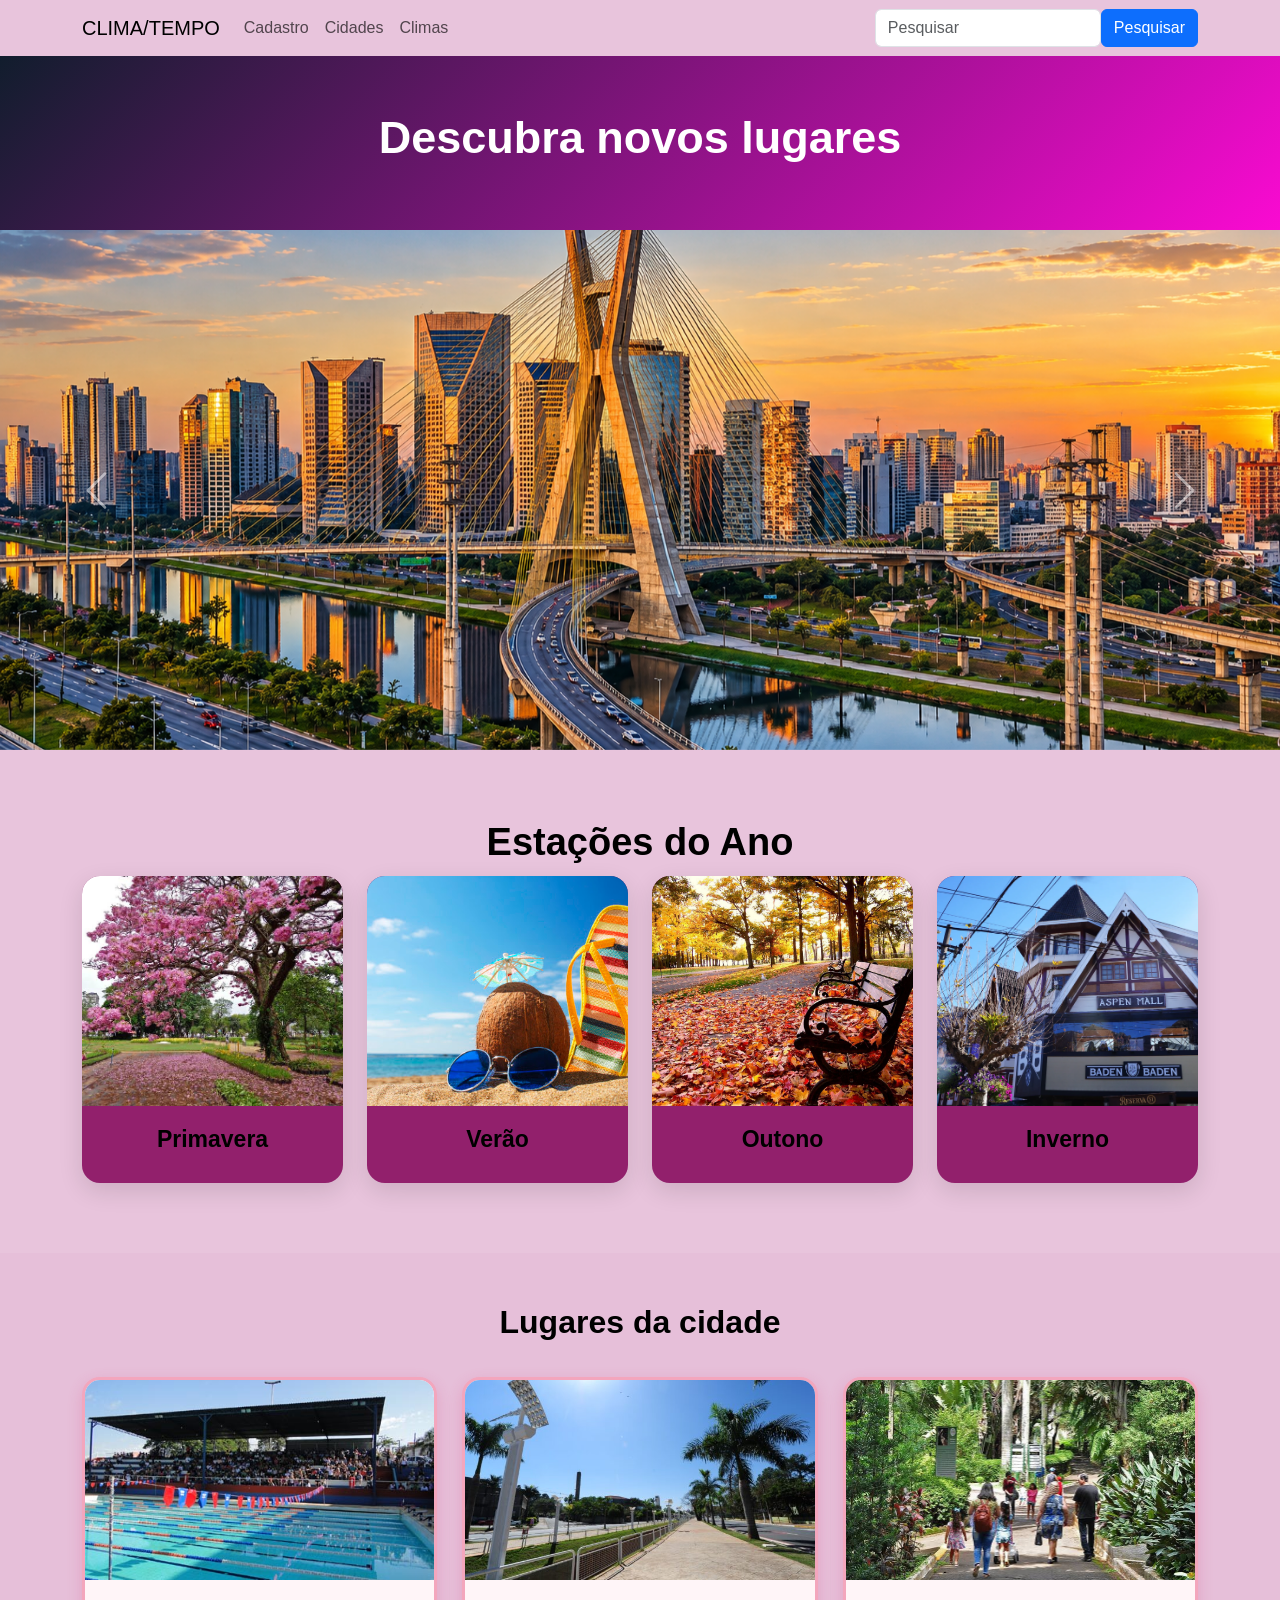
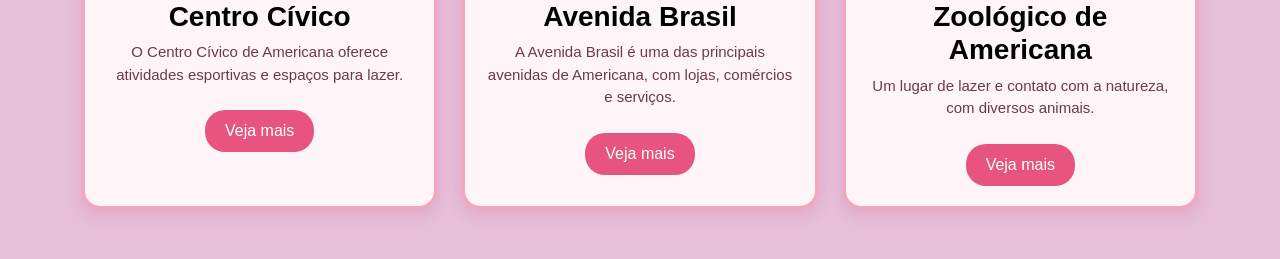
<file: index.html>
<!DOCTYPE html>
<html lang="pt-br">

<head>
    <meta charset="UTF-8">
    <meta name="viewport" content="width=device-width, initial-scale=1.0">

    <title>Clima & Tema</title>

    <link href="https://cdn.jsdelivr.net/npm/bootstrap@5.3.8/dist/css/bootstrap.min.css" rel="stylesheet">

    <link rel="stylesheet" href="style.css">
</head>
<body>

    
  <nav class="navbar navbar-expand-lg">
 
        <div class="container">
 
            <a class="navbar-brand" href="index.html">
                CLIMA/TEMPO
            </a>
 
            <button class="navbar-toggler"
                type="button"
                data-bs-toggle="collapse"
                data-bs-target="#menu">
 
                <span class="navbar-toggler-icon"></span>
 
            </button>
 
            <div class="collapse navbar-collapse" id="menu">
 
                <ul class="navbar-nav me-auto">
 
                    <li class="nav-item">
                        <a class="nav-link" href="cadastro.html">
                            Cadastro
                        </a>
                    </li
 
                    <li class="nav-item">
                        <a class="nav-link" href="cidades.html">
                            Cidades
                        </a>
                    </li>
 
                    <li class="nav-item">
                        <a class="nav-link" href="climas.html">
                            Climas
                        </a>
                    </li>
 
 
                </ul>
 
                <form class="d-flex">
 
                    <input
                        class="form-control"
                        type="search"
                        placeholder="Pesquisar">
 
                    <button class="btn btn-primary" type="submit">
                        Pesquisar
                    </button>
 
                </form>
 
            </div>
 
        </div>
 
    </nav>

    <header class="titulo">
        <div class="container">
            <h1>Descubra novos lugares</h1>
        </div>
    </header>

    <section class="carrossel">

        <div id="carouselExampleFade" class="carousel slide carousel-fade">
            <div class="carousel-inner">
                <div class="carousel-item active">
                    <img src="./img/sp.png" class="d-block w-100" alt="São Paulo">
                </div>
                <div class="carousel-item">
                    <img src="./img/cj.jpg" class="d-block w-100" alt="Guarujá">
                </div>
                <div class="carousel-item">
                    <img src="./img/gramado.png" class="d-block w-100" alt="Gramado">
                </div>
                <div class="carousel-item">
                    <img src="./img/ubatuba.jpg" class="d-block w-100" alt="Ubatuba">
                </div>
                <div class="carousel-item">
                    <img src="./img/holambra1.png" class="d-block w-100" alt="Holambra">
                </div>
            </div>
            <button class="carousel-control-prev"
                type="button"
                data-bs-target="#carouselExampleFade"
                data-bs-slide="prev">
                <span class="carousel-control-prev-icon"></span>
                <span class="visually-hidden">

                </span>

            </button>
            <button class="carousel-control-next"
                type="button"
                data-bs-target="#carouselExampleFade"
                data-bs-slide="next">
                <span class="carousel-control-next-icon"></span>
                <span class="visually-hidden">
                </span>
            </button>
        </div>
    </section>
    <section class="estacoes">

        <div class="container">

            <h2>Estações do Ano</h2>
            <div class="row g-4">
                <div class="col-12 col-sm-6 col-lg-3">

                    <div class="estacao-card">

                        <img src="./img/prim.jpg"
                            alt="Primavera">

                        <div class="estacao-info">

                            <h3>Primavera</h3>
                
                        </div>
                    </div>
                </div>
                <div class="col-12 col-sm-6 col-lg-3">

                    <div class="estacao-card">

                        <img src="./img/verao.jpg"
                            alt="Verão">
                        <div class="estacao-info">
                            <h3>Verão</h3>
                        </div>

                    </div>

                </div>

                <div class="col-12 col-sm-6 col-lg-3">
                    <div class="estacao-card">
                        <img src="./img/outono.jpg"
                            alt="Outono">
                        <div class="estacao-info">

                            <h3>Outono</h3>
                        </div>

                    </div>

                </div>

                <div class="col-12 col-sm-6 col-lg-3">
                    <div class="estacao-card">
                        <img src="./img/inverno.webp"
                            alt="Inverno">
                        <div class="estacao-info">

                            <h3>Inverno</h3>
                        </div>
                    </div>
                </div>
            </div>
        </div>
    </section>


<section class="lugares">
    <div class="container">
        <h2>Lugares da cidade</h2>

        <div class="cards-lugares">

            <div class="card-lugar">
                <img src="./img/centro.cv.jpg" alt="Centro Cívico">
                <div class="card-conteudo">
                    <h3>Centro Cívico</h3>
                    <p>
                        O Centro Cívico de Americana oferece atividades
                        esportivas e espaços para lazer.
                    </p>
                    <a href="https://www.google.com/search?q=centro+civico+americana">
                        Veja mais
                    </a>
                </div>
            </div>

            <div class="card-lugar">
                <img src="./img/avbrasil.jpeg" alt="Avenida Brasil">
                <div class="card-conteudo">
                    <h3>Avenida Brasil</h3>
                    <p>
                        A Avenida Brasil é uma das principais avenidas
                        de Americana, com lojas, comércios e serviços.
                    </p>
                    <a href="https://www.google.com/maps/place/Av.+Brasil,+Americana+-+SP">
                        Veja mais
                    </a>
                </div>
            </div>

            <div class="card-lugar">
                <img src="./img/zool..jpg" alt="Zoológico de Americana">
                <div class="card-conteudo">
                    <h3>Zoológico de Americana</h3>
                    <p>
                        Um lugar de lazer e contato com a natureza,
                        com diversos animais.
                    </p>
                    <a href="https://www.americana.sp.gov.br/portal_parque/site_parque.php">
                        Veja mais
                    </a>
                </div>
            </div>

        </div>
    </div>
</section>













<script src="https://cdn.jsdelivr.net/npm/bootstrap@5.3.8/dist/js/bootstrap.bundle.min.js" integrity="sha384-FKyoEForCGlyvwx9Hj09JcYn3nv7wiPVlz7YYwJrWVcXK/BmnVDxM+D2scQbITxI" crossorigin="anonymous"></script>
</body>
</html>
</file>
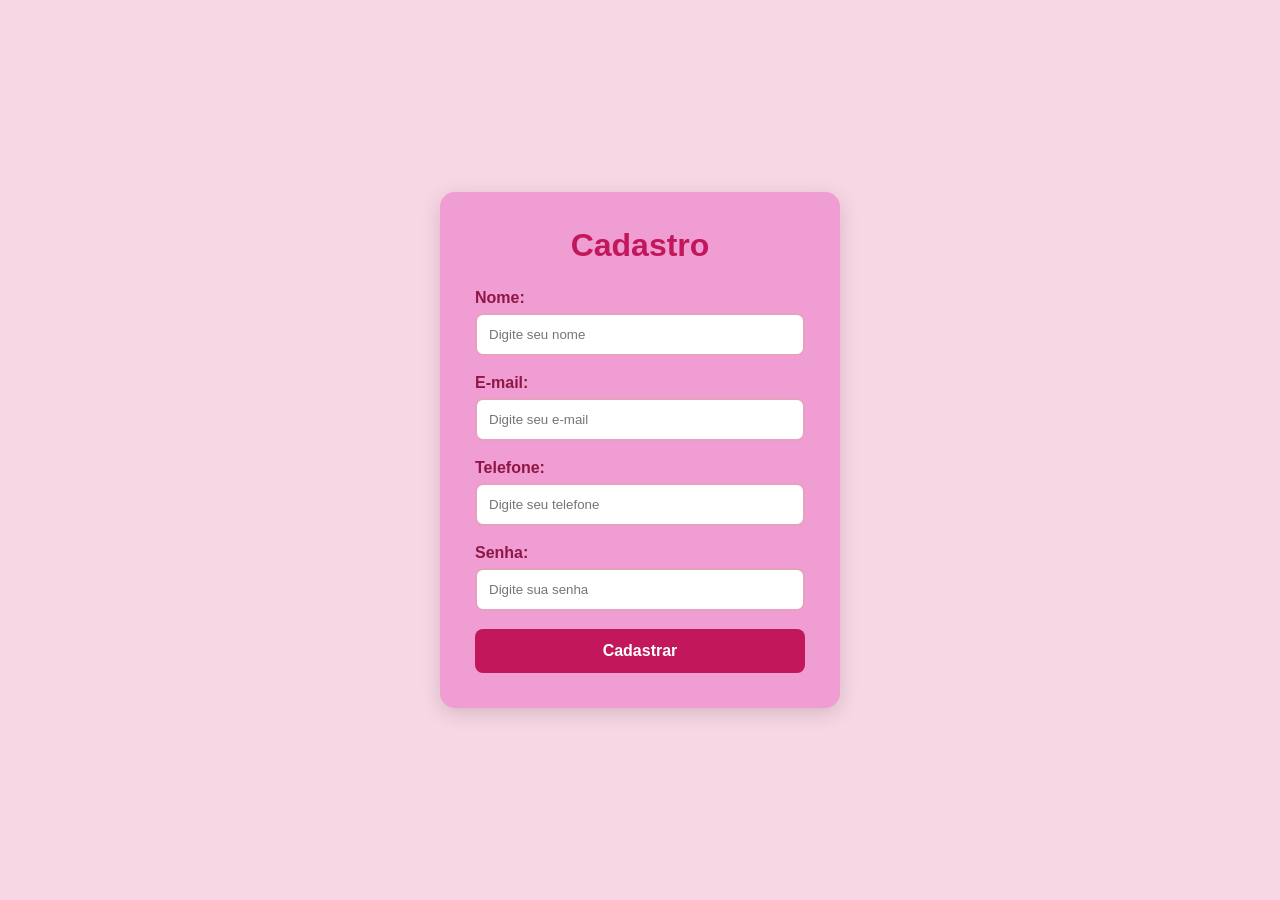
<file: cadastro.html>
<!DOCTYPE html>
<html lang="pt-br">

<head>
    <meta charset="UTF-8">
    <meta name="viewport" content="width=device-width, initial-scale=1.0">
    <title>Cadastro</title>
    <link rel="stylesheet" href="cadastro.css">
</head>

<body>

    <div class="cadastro">
        <h1>Cadastro</h1>

        <form>
            <label>Nome:</label>
            <input type="text" placeholder="Digite seu nome">

            <label>E-mail:</label>
            <input type="email" placeholder="Digite seu e-mail">

            <label>Telefone:</label>
            <input type="tel" placeholder="Digite seu telefone">

            <label>Senha:</label>
            <input type="password" placeholder="Digite sua senha">

            <button type="submit">Cadastrar</button>
        </form>
    </div>

</body>

</html>
</file>
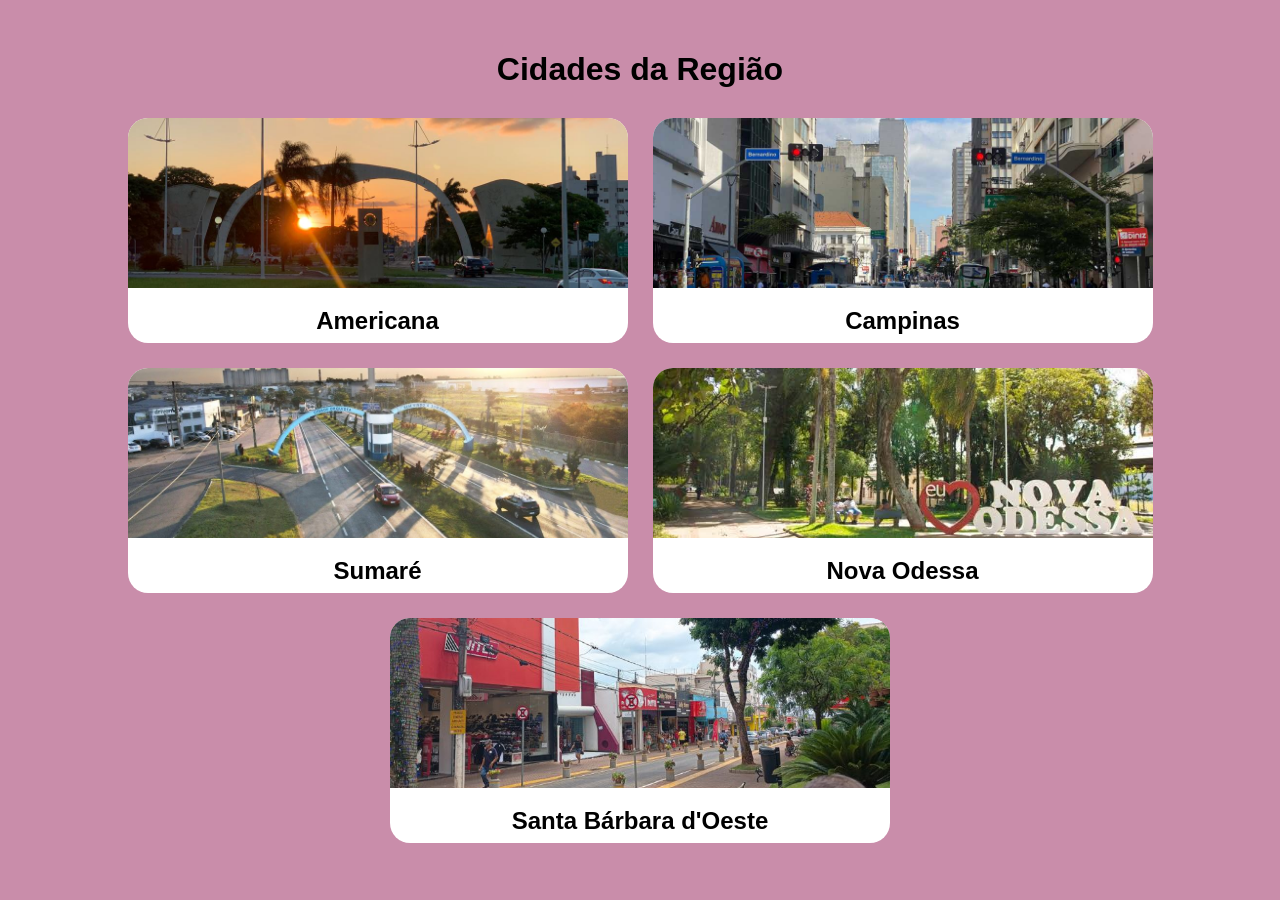
<file: cidades.html>
<!DOCTYPE html>
<html lang="pt-br">

<head>
    <meta charset="UTF-8">
    <meta name="viewport" content="width=device-width, initial-scale=1.0">

    <title>Cidades da Região</title>

    <link rel="stylesheet" href="cidades.css">
</head>
<body>









    
    <h1>Cidades da Região</h1>

    <div class="cidades">

        <div class="card">
            <img src="./img/americana.jpeg" alt="Americana">
            <h2>Americana</h2>
        </div>

        <div class="card">
            <img src="./img/campinas.jpg" alt="Campinas">
            <h2>Campinas</h2>
        </div>

        <div class="card">
            <img src="./img/sumaré.jpg" alt="Sumaré">
            <h2>Sumaré</h2>
        </div>

        <div class="card">
            <img src="./img/novaodessa.jpg" alt="Nova Odessa">
            <h2>Nova Odessa</h2>
        </div>

        <div class="card">
            <img src="./img/sbo.jpg" alt="Santa Bárbara d'Oeste">
            <h2>Santa Bárbara d'Oeste</h2>
        </div>

    </div>

</body>

</html>
</file>
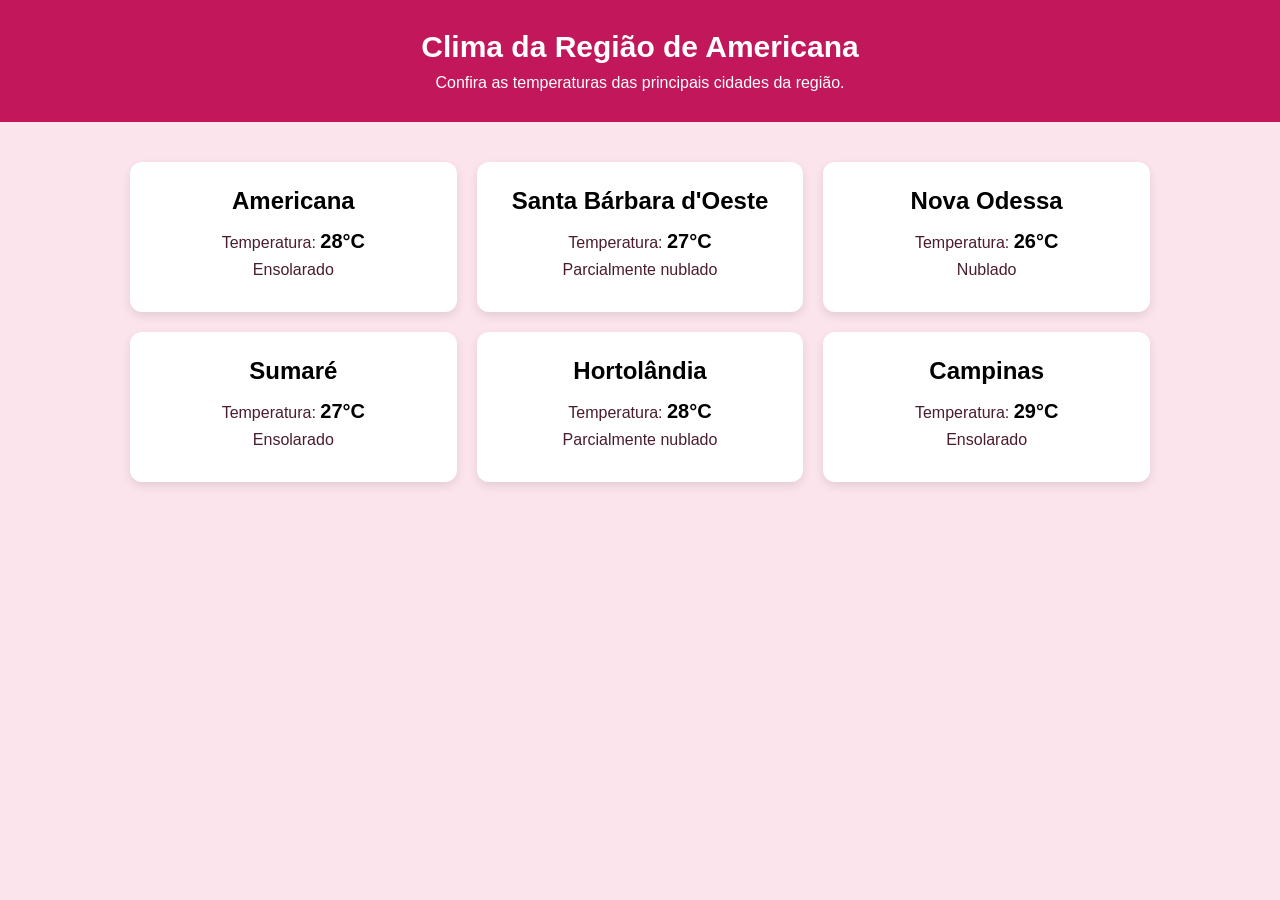
<file: climas.html>
<!DOCTYPE html>
<html lang="pt-br">

<head>
    <meta charset="UTF-8">
    <meta name="viewport" content="width=device-width, initial-scale=1.0">
    <title>Clima - Região de Americana</title>
    <link rel="stylesheet" href="climas.css">
</head>

<body>

    <header>
        <h1>Clima da Região de Americana</h1>
        <p>Confira as temperaturas das principais cidades da região.</p>
    </header>

    <main class="cidades">

        <div class="cidade">
            <h2>Americana</h2>
            <p>Temperatura: <strong>28°C</strong></p>
            <p> Ensolarado</p>
        </div>

        <div class="cidade">
            <h2>Santa Bárbara d'Oeste</h2>
            <p>Temperatura: <strong>27°C</strong></p>
            <p>Parcialmente nublado</p>
        </div>

        <div class="cidade">
            <h2>Nova Odessa</h2>
            <p>Temperatura: <strong>26°C</strong></p>
            <p> Nublado</p>
        </div>

        <div class="cidade">
            <h2>Sumaré</h2>
            <p> Temperatura: <strong>27°C</strong></p>
            <p>Ensolarado</p>
        </div>

        <div class="cidade">
            <h2>Hortolândia</h2>
            <p>Temperatura: <strong>28°C</strong></p>
            <p>Parcialmente nublado</p>
        </div>

        <div class="cidade">
            <h2>Campinas</h2>
            <p>Temperatura: <strong>29°C</strong></p>
            <p>Ensolarado</p>
        </div>

    </main>

</body>
</html>
</file>
<file: style.css>
* {
    margin: 0;
    padding: 0;
    box-sizing: border-box;
}
body {
    background-color: #e6bfd9e8;
    font-family: Arial, sans-serif;
    color: #172033;
}
.titulo {
    background: linear-gradient(135deg, #111d2d, hsl(310, 96%, 51%));
    color: white;
    padding: 55px 0;
    text-align: center;
}
.titulo h1 {
    font-size: 45px;
    font-weight: bold;
    margin-bottom: 10px;
}
.titulo p {
    font-size: 18px;
    color: #ddd5ed;
}
.carrossel {
    width: 100%;
    overflow: hidden;
}
.carousel-item img {
    width: 100%;
    height: 520px;
    object-fit: cover;
}
.carousel-control-prev-icon,
.carousel-control-next-icon {
    width: 45px;
    height: 45px;
}
.estacoes {
    padding: 70px 0;
}
.estacoes h2 {
    text-align: center;
    font-size: 38px;
    font-weight: bold;
    color: #000000;
    margin-bottom: 10px;
}
.subtitulo {
    text-align: center;
    color: #777;
    font-size: 17px;
    margin-bottom: 40px;
}
.estacao-card {
    background-color: rgb(146, 32, 108);
    border-radius: 18px;
    overflow: hidden;
    box-shadow: 0 8px 25px rgba(0, 0, 0, 0.12);
    transition: 0.3s;
}
.estacao-card:hover {
    transform: translateY(-8px);
    box-shadow: 0 14px 30px rgba(0, 0, 0, 0.18);
}
.estacao-card img {
    width: 100%;
    height: 230px;
    object-fit: cover;
}
.estacao-info {
    padding: 20px;
    text-align: center;
}
.estacao-info h3 {
    font-size: 23px;
    font-weight: bold;
    color: #000000;
    margin-bottom: 10px;
}
.estacao-info p {
    color: #ee54d4;
    line-height: 1.5;
    margin: 0;
}
@media (max-width: 768px) {
    .titulo h1 {
        font-size: 35px;
    }
    .carousel-item img {
        height: 350px;
    }
    .estacoes {
        padding: 45px 15px;
    }
    .estacoes h2 {
        font-size: 30px;
    }
}

.lugares {
    background-color: #e6bfd9e8;
    padding: 50px 0;
}
.lugares h2 {
    text-align: center;
    color: #000000;
    font-size: 32px;
    font-weight: bold;
    margin-bottom: 35px;
}
.cards-lugares {
    display: flex;
    flex-direction: row;
    gap: 25px;
    justify-content: center;
    align-items: stretch;
}
.card-lugar {
    width: 33.33%;
    background-color: #fff5f8;
    border: 3px solid #f3a6bd;
    border-radius: 18px;
    overflow: hidden;
    box-shadow: 0 5px 15px rgba(214, 51, 108, 0.2);
}
.card-lugar img {
    width: 100%;
    height: 200px;
    object-fit: cover;
}
.card-conteudo {
    padding: 20px;
    text-align: center;
}
.card-conteudo h3 {
    color: #000000;
    font-weight: bold;
}
.card-conteudo p {
    color: #6b3a4a;
    font-size: 15px;
}
.card-conteudo a {
    display: inline-block;
    background-color: #e75480;
    color: white;
    text-decoration: none;
    padding: 9px 20px;
    border-radius: 20px;
    margin-top: 8px;
}
.card-conteudo a:hover {
    background-color: #c2185b;
}
</file>
<file: cadastro.css>
* {
    margin: 0;
    padding: 0;
    box-sizing: border-box;
}

body {
    font-family: Arial, sans-serif;
    background-color: #f8d7e5;
    display: flex;
    justify-content: center;
    align-items: center;
    min-height: 100vh;
}

.cadastro {
    background-color: rgb(240, 157, 212);
    width: 400px;
    padding: 35px;
    border-radius: 15px;
    box-shadow: 0 5px 20px rgba(0, 0, 0, 0.15);
}

.cadastro h1 {
    text-align: center;
    color: #c2185b;
    margin-bottom: 25px;
}

.cadastro label {
    display: block;
    color: #8e1745;
    font-weight: bold;
    margin-bottom: 6px;
}

.cadastro input {
    width: 100%;
    padding: 12px;
    margin-bottom: 18px;
    border: 2px solid #e8a1bd;
    border-radius: 8px;
    outline: none;
}

.cadastro input:focus {
    border-color: #c2185b;
}

.cadastro button {
    width: 100%;
    padding: 13px;
    background-color: #c2185b;
    color: white;
    border: none;
    border-radius: 8px;
    font-size: 16px;
    font-weight: bold;
    cursor: pointer;
}

.cadastro button:hover {
    background-color: #a3154d;
}
</file>
<file: cidades.css>
body {
    font-family: Arial, sans-serif;
    background-color: #c98daa;
    margin: 0;
    padding: 30px;
}

h1 {
    text-align: center;
    color: #000000;
    margin-bottom: 30px;
}

.cidades {
    display: flex;
    flex-wrap: wrap;
    justify-content: center;
    gap: 25px;
}

.card {
    background-color: white;
    width: 500px;
    border-radius: 20px;
    overflow: hidden;
    box-shadow: #d8a5ba;
}

.card img {
    width: 100%;
    height: 170px;
    object-fit: cover;
}

.card h2 {
    color: #000000;
    text-align: center;
    margin: 15px 0 8px;
}

.card p {
    text-align: center;
    padding: 0 15px 15px;
    color: #555;
}
</file>
<file: climas.css>
* {
    margin: 0;
    padding: 0;
    box-sizing: border-box;
}

body {
    font-family: Arial, sans-serif;
    background-color: #fce4ec;
    color: #4a1c2f;
}

header {
    background-color: #c2185b;
    color: white;
    text-align: center;
    padding: 30px;
}

header h1 {
    font-size: 30px;
    margin-bottom: 10px;
}

header p {
    font-size: 16px;
}

.cidades {
    display: grid;
    grid-template-columns: repeat(3, 1fr);
    gap: 20px;
    padding: 40px;
    max-width: 1100px;
    margin: auto;
}

.cidade {
    background-color: #fff;
    border-radius: 12px;
    padding: 25px;
    text-align: center;
    box-shadow: 0 4px 10px rgba(0, 0, 0, 0.1);
}

.cidade h2 {
    color: #000000;
    margin-bottom: 15px;
}

.cidade p {
    margin: 8px 0;
    font-size: 16px;
}

.cidade strong {
    color: #000000;
    font-size: 20px;
}

.cidade:hover {
    background-color: #db82a0;
    transform: scale(1.03);
    transition: 0.3s;
}

@media (max-width: 800px) {
    .cidades {
        grid-template-columns: repeat(2, 1fr);
    }
}

@media (max-width: 500px) {
    .cidades {
        grid-template-columns: 1fr;
        padding: 20px;
    }
}
</file>
